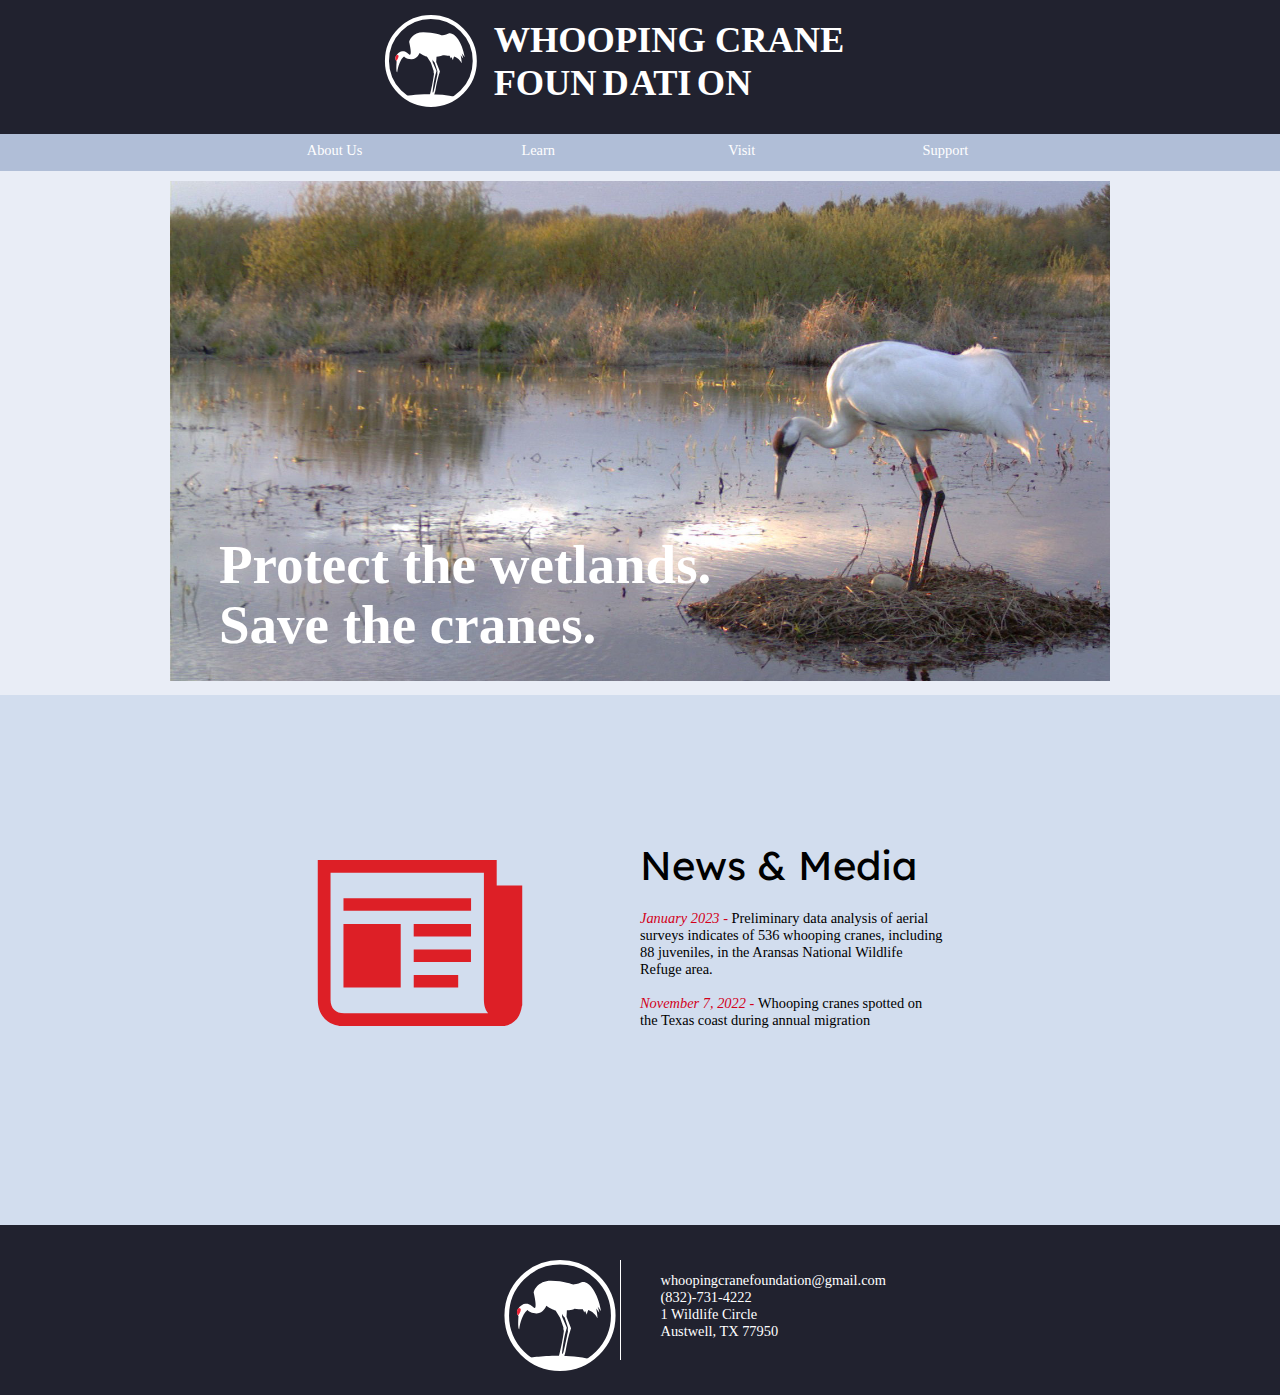
<file: index.html>
<!doctype html>
<html>
<head>
<meta charset="UTF-8">
<title> Whooping Crane Foundation </title>
<style>
	@import url(P2_WCF.css);
</style>

</head>

<body>

<header>
	<a href="index.html"><img src="images/logo.svg" alt=" " width="754" height="100"> </a>
</header>

<nav>
	<ul>
		<div class="button"><li><a href="about us.html"> About Us </a></li></div>
		<div class="button"><li><a href="learn.html"> Learn </a></li></div>
		<div class="button"><li><a href="visit.html"> Visit </a></li></div>
		<div class="button"><li><a href="support.html"> Support </a></li></div>
	</ul>
</nav>

<section class="welcomesection">
	<img src="images/crane-nest.png" alt=" " width="100%" height="50%"><br>
		<h1>
		Protect the wetlands. <br> 
		Save the cranes.
		</h1>
</section>

<section class="news">
	<div class="newsicon"><img src="images/news-icon.svg" alt="news icon" width="216" height="166"> 
	</div>
	<div class="newstext">
		<h2> News & Media </h2>
		<p> <em>January 2023 - </em>Preliminary data analysis of aerial <br>
			surveys indicates of 536 whooping cranes, including <br>
			88 juveniles, in the Aransas National Wildlife <br>
			Refuge area.
			<br>
			<br>
			<em>November 7, 2022 - </em>Whooping cranes spotted on<br> 
			the Texas coast during annual migration
		</p>
	</div>
</section>

<footer>
	<div class="footerlogo">
		<img src="images/white-crane-logo.svg" alt="logo" width="111.88" height="111.03">
	</div>

	<div class="vertical"></div>

	<div class="footerinfo">
		<p> whoopingcranefoundation@gmail.com <br>
			(832)-731-4222 <br>
			1 Wildlife Circle <br>
			Austwell, TX 77950</p>
	</div>

</footer>


</body>

</html>
</file>
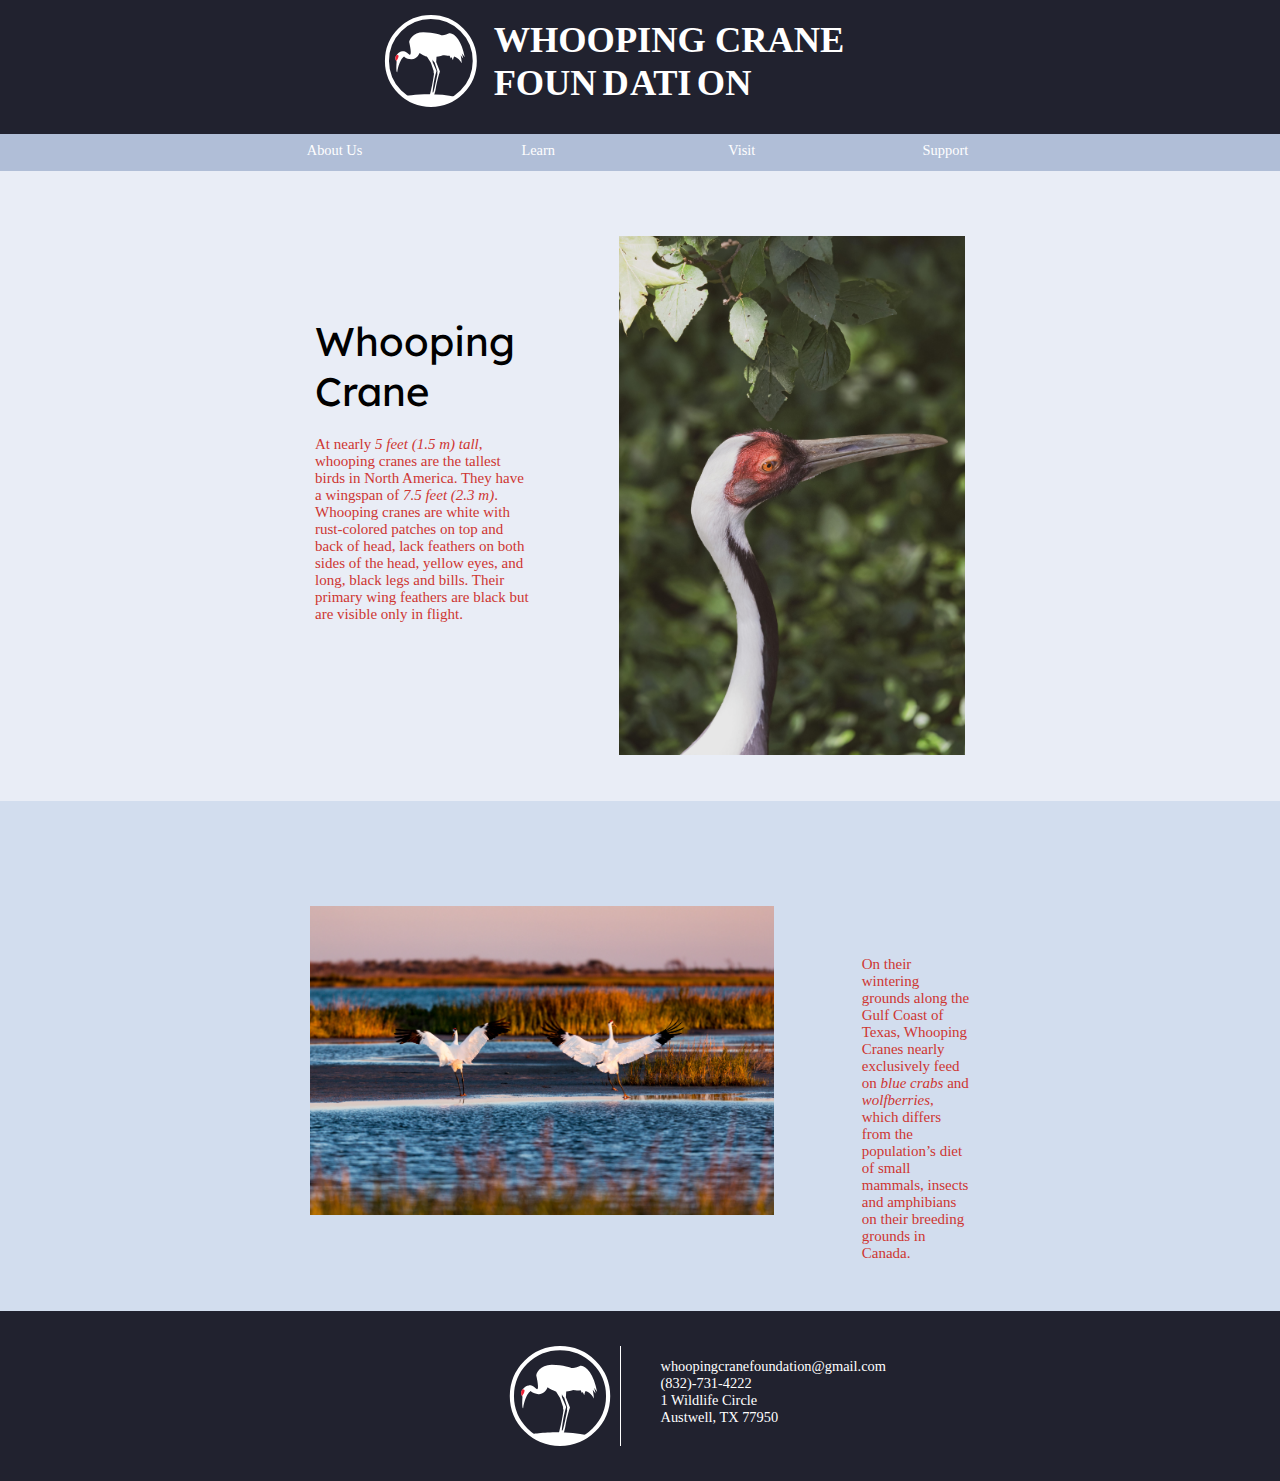
<file: learn.html>
<!doctype html>
<html>
<head>
<meta charset="UTF-8">
<title> Whooping Crane Foundation </title>

<style>
	@import url(P2_WCF.css);
</style>

</head>

<body>

<header>
	<a href="index.html"> <img src="images/logo.svg" alt=" " width="754" height="100"> </a>
</header>

<nav>
	<ul>
		<div class="button"><li><a href="about us.html">About Us</a></li></div>
		<div class="button"><li><a href="learn.html">Learn</a></li></div>
		<div class="button"><li><a href="visit.html">Visit</a></li></div>
		<div class="button"><li><a href="support.html">Support</a></li></div>
	</ul>
</nav>

<section class="contentposition1">

	<div class="textleft">
	<h2>Whooping Crane</h2>
		<p class="bodytext">
			At nearly <i>5 feet (1.5 m) tall</i>, whooping cranes are the tallest birds in North America. They have a wingspan of <i>7.5 feet (2.3 m)</i>. Whooping cranes are white with rust-colored patches on top and back of head, lack feathers on both sides of the head, yellow eyes, and long, black legs and bills. Their primary wing feathers are black but are visible only in flight.
		</p>

	</div>

	<img class="imageright" src="images/crane-head.jpg" alt="head of crane" width="346" height="519"> 

</section>
	
<section class="contentposition2">

	<img class="imageleft" src="images/crane-habitat.jpeg" alt="crane habitat" width="514" height="309"> 


	<div class="textright">
		<p class="bodytext">
			On their wintering grounds along the Gulf Coast of Texas, Whooping Cranes nearly exclusively feed on <i>blue crabs</i> and <i>wolfberries</i>, which differs from the population’s diet of small mammals, insects and amphibians on their breeding grounds in Canada.
		</p>

	</div>


</section>

</body>

<footer>
		<img class="footerlogo" src="images/white-crane-logo.svg" alt="logo" width="111.88" height="111.03">

	<div class="vertical"></div>

	<div class="footerinfo">
		<p> whoopingcranefoundation@gmail.com <br>
			(832)-731-4222 <br>
			1 Wildlife Circle <br>
			Austwell, TX 77950</p>
	</div>

</footer>

</html>
</file>
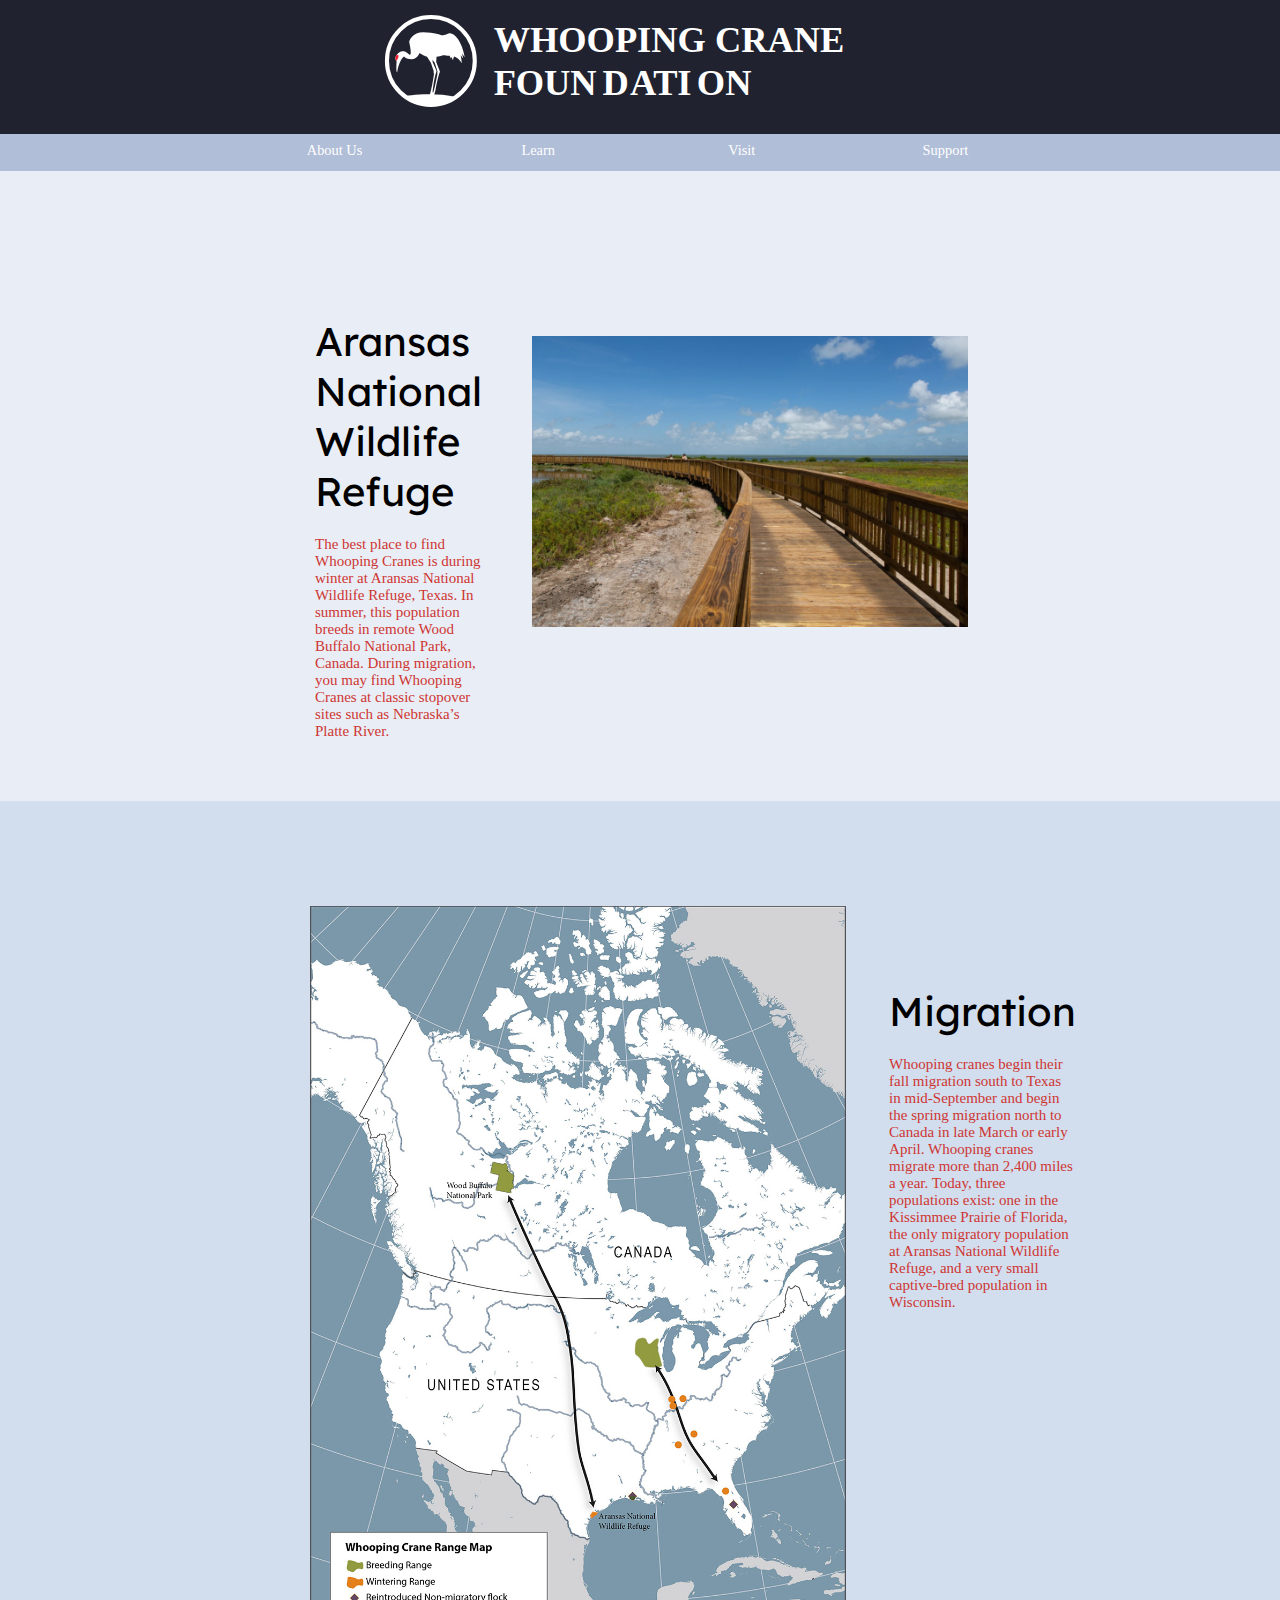
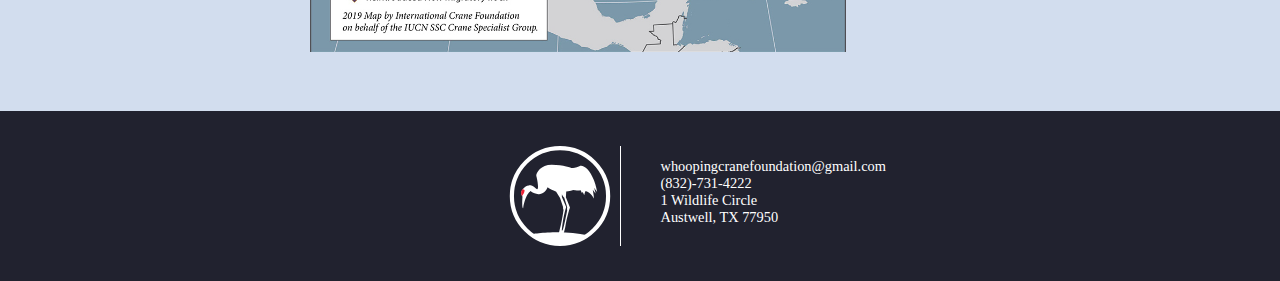
<file: visit.html>
<!doctype html>
<html>
<head>
<meta charset="UTF-8">
<title> Whooping Crane Foundation </title>

<style>
	@import url(P2_WCF.css);
</style>

</head>

<body>

<header>
	<a href="index.html"> <img src="images/logo.svg" alt=" " width="754" height="100"> </a>
</header>

<nav>
	<ul>
		<div class="button"><li><a href="about us.html"> About Us </a></li></div>
		<div class="button"><li><a href="learn.html"> Learn </a></li></div>
		<div class="button"><li><a href="visit.html"> Visit </a></li></div>
		<div class="button"><li><a href="support.html"> Support </a></li></div>
	</ul>
</nav>

<section class="contentposition3">

	<div class="textleft">
	<h2>Aransas National Wildlife Refuge</h2>
		<p class="bodytext">
			The best place to find Whooping Cranes is during winter at Aransas National Wildlife Refuge, Texas. In summer, this population breeds in remote Wood Buffalo National Park, Canada. During migration, you may find Whooping Cranes at classic stopover sites such as Nebraska’s Platte River.
		</p>

	</div>

	<img class="refugeimage" src="images/refuge.jpg" alt="bridge" width="436" height="291"> 

</section>
	
<section class="contentposition4">

	<img class="imageleft" src="images/map.jpeg" alt="map" width="536" height="746"> 

	<div class="textright2">
	<h2>Migration</h2>
		<p class="bodytext">
			Whooping cranes begin their fall migration south to Texas in mid-September and begin the spring migration north to Canada in late March or early April. Whooping cranes migrate more than 2,400 miles a year. Today, three populations exist: one in the Kissimmee Prairie of Florida, the only migratory population at Aransas National Wildlife Refuge, and a very small captive-bred population
 			in Wisconsin.
		</p>

	</div>


</section>

</body>

<footer>
		<img class="footerlogo" src="images/white-crane-logo.svg" alt="logo" width="111.88" height="111.03">

	<div class="vertical"></div>

	<div class="footerinfo">
		<p> whoopingcranefoundation@gmail.com <br>
			(832)-731-4222 <br>
			1 Wildlife Circle <br>
			Austwell, TX 77950</p>
	</div>

</footer>

</html>
</file>
